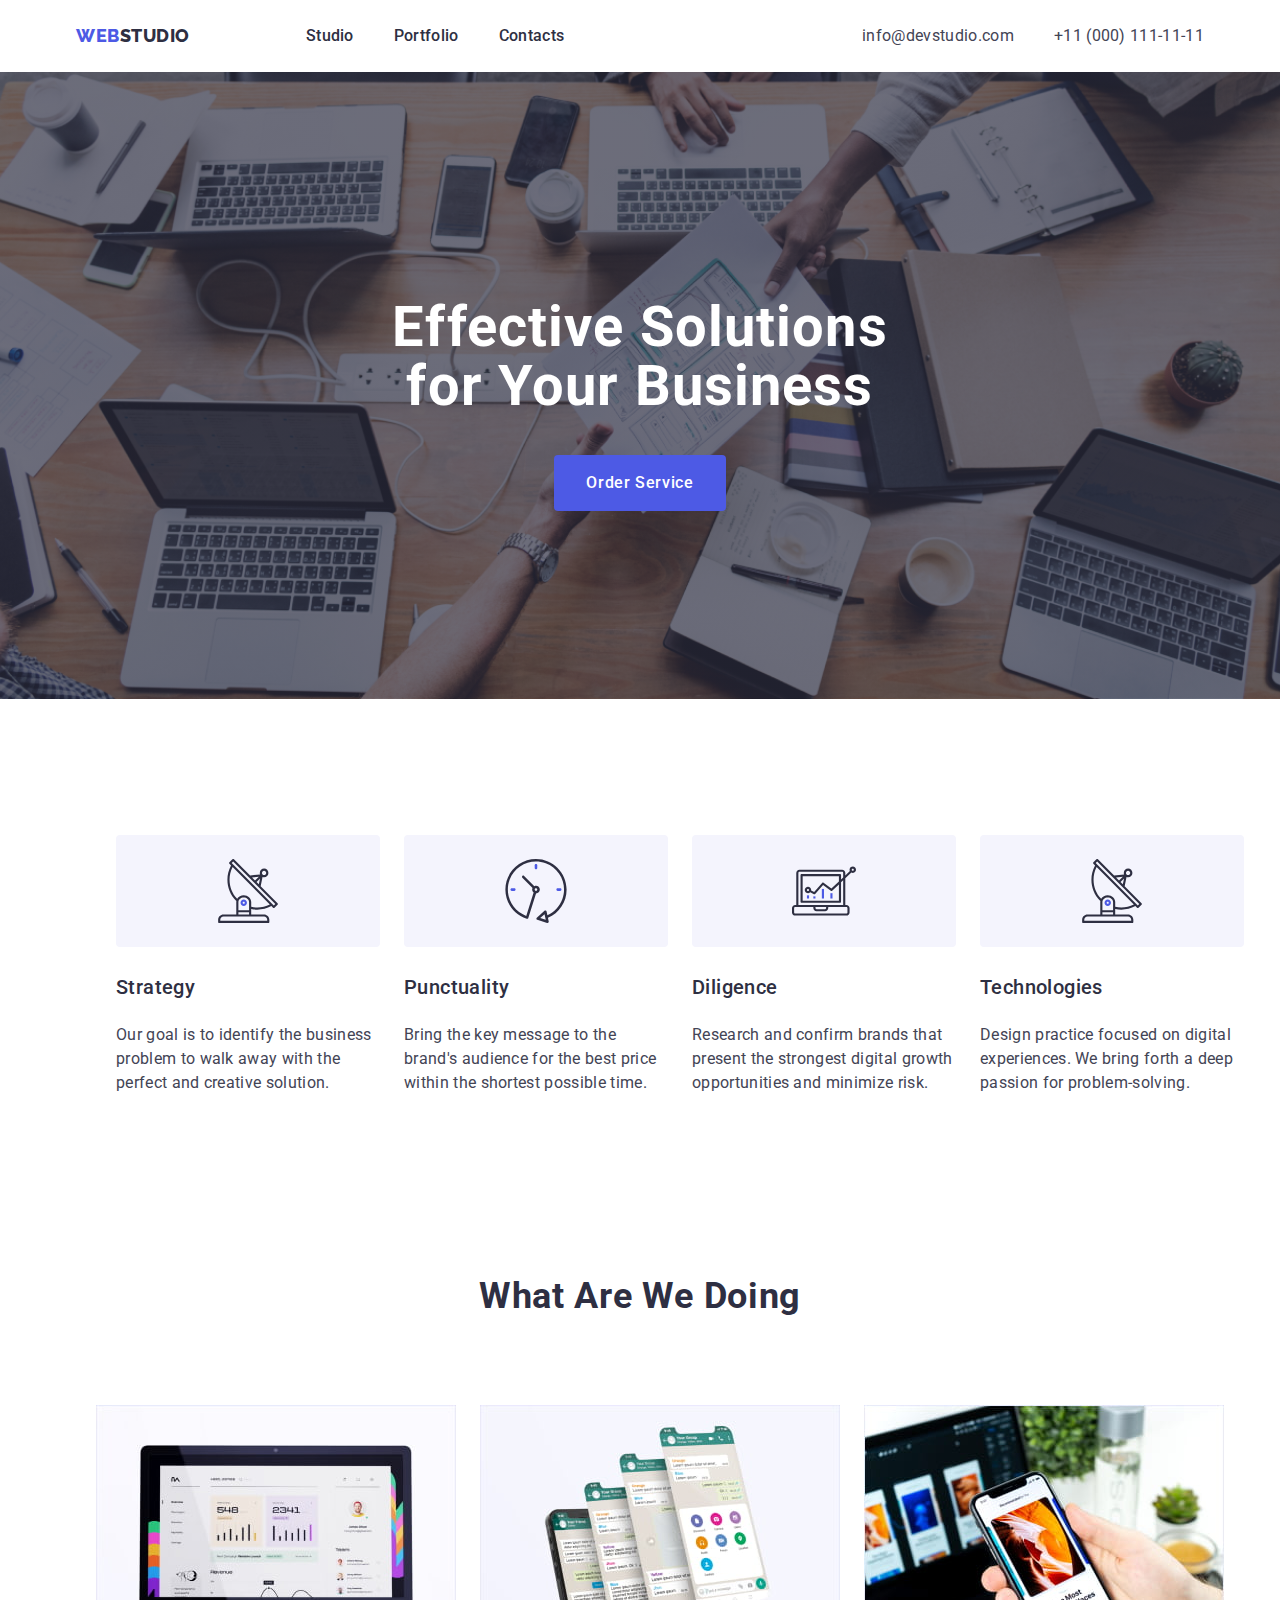
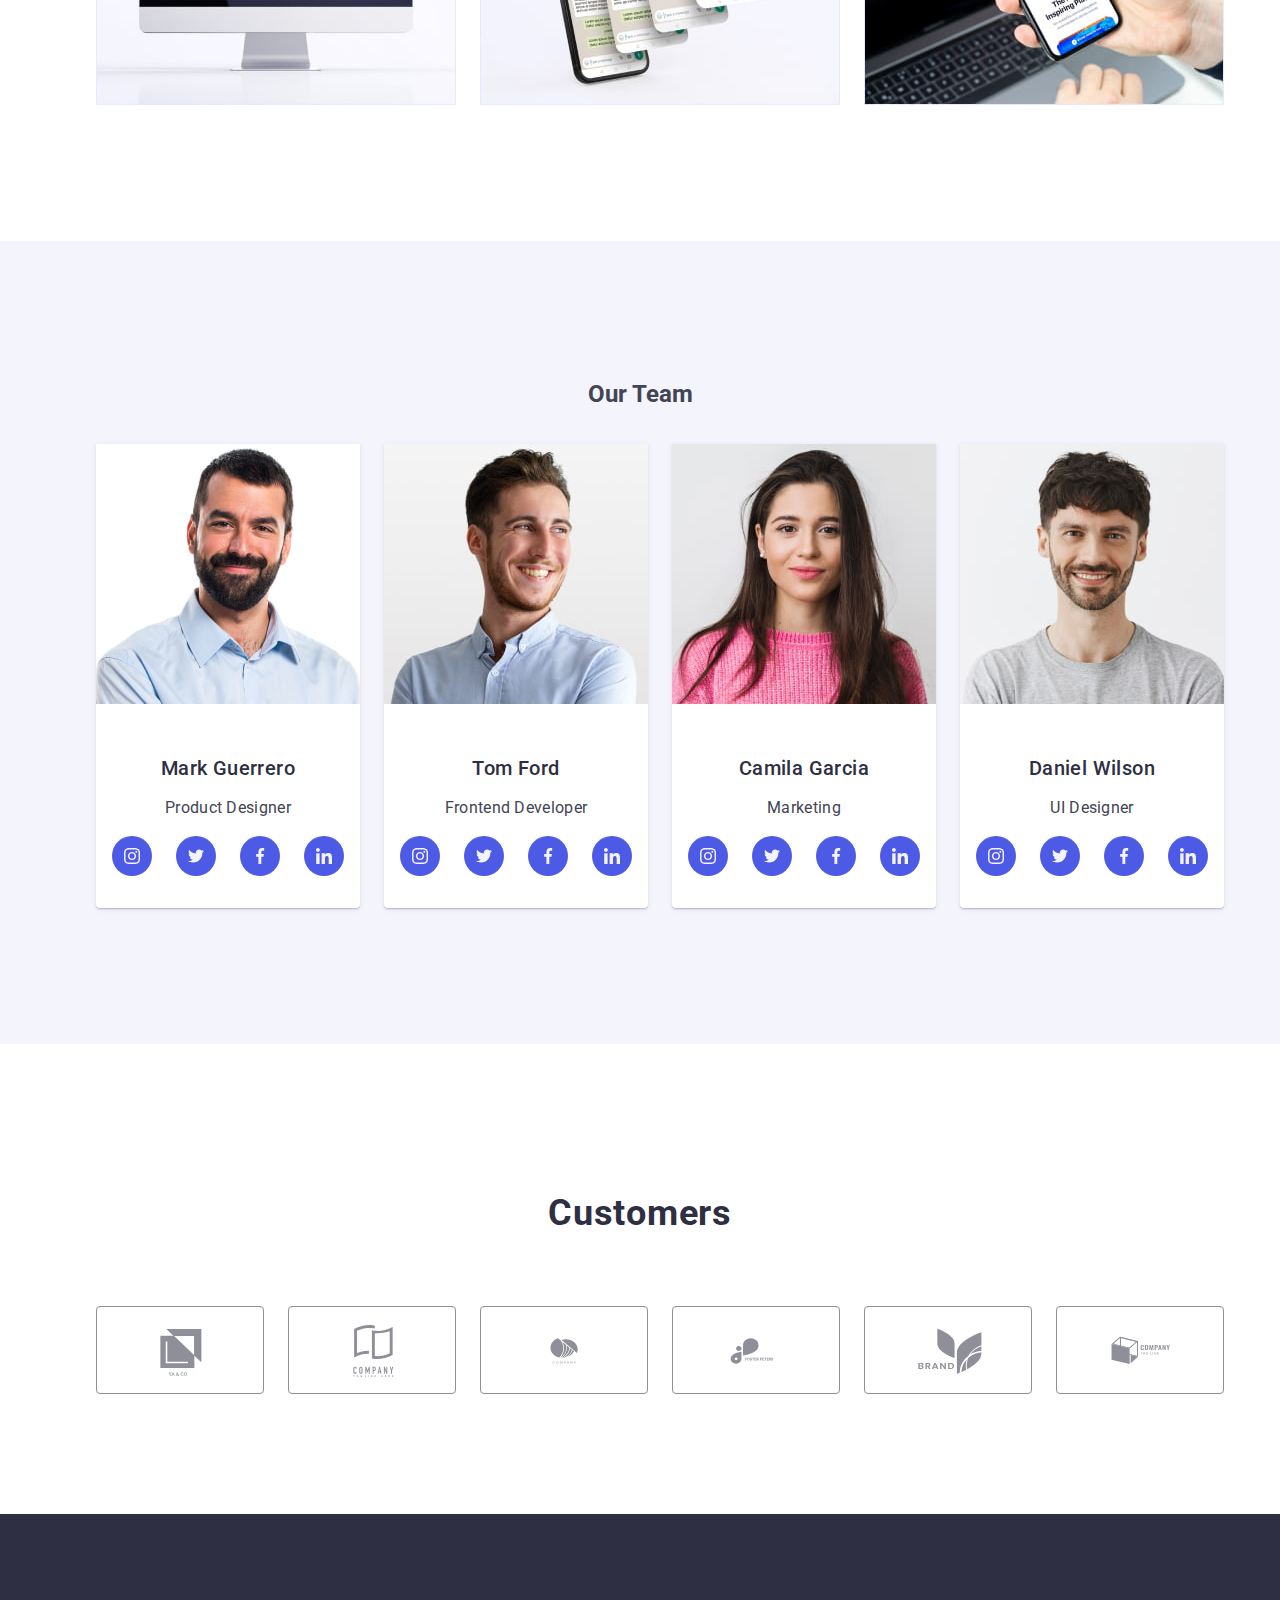
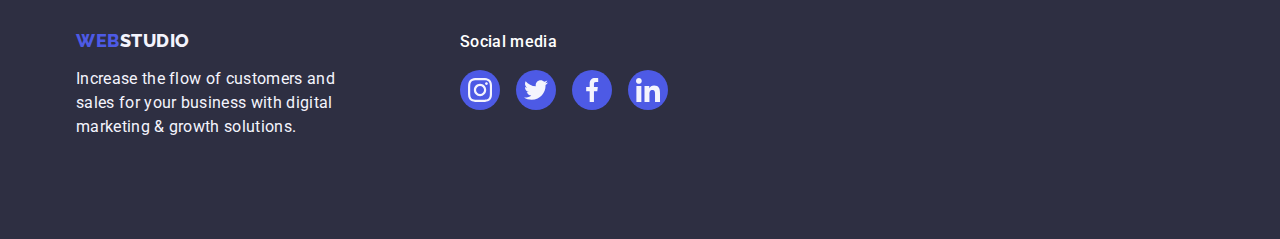
<file: index.html>
<!DOCTYPE html>
<html lang="en">
  <head>
    <meta charset="UTF-8" />
    <meta name="viewport" content="width=device-width, initial-scale=1.0" />
    <link
      rel="stylesheet"
      href="https://cdnjs.cloudflare.com/ajax/libs/modern-normalize/1.0.0/modern-normalize.min.css"
    />
    <link rel="stylesheet" href="./css/styles.css" />
    <link rel="preconnect" href="https://fonts.googleapis.com" />
    <link rel="preconnect" href="https://fonts.gstatic.com" crossorigin />
    <link
      href="https://fonts.googleapis.com/css2?family=Raleway:wght@800&family=Roboto:wght@400;500;700;900&display=swap"
      rel="stylesheet"
    />
    <title>Web Studio</title>
  </head>
  <body>
    <!-- header section-->
    <header class="header">
      <div class="container header-container">
        <!-- navigation bar -->
        <nav class="main-navigation-container">
          <!-- logo -->
          <a class="logo link" href="./index.html"
            >Web<span class="part-of-logo">Studio</span>
          </a>
          <!-- studio, portofolio, contacts -->
          <ul class="navigation-list list">
            <li>
              <a class="nav-link link" href="./index.html">Studio</a>
            </li>
            <li>
              <a class="nav-link link" href="./portfolio.html">Portfolio</a>
            </li>
            <li>
              <a class="nav-link link" href="">Contacts</a>
            </li>
          </ul>
        </nav>
        <!-- contact adress section -->
        <address class="address-container">
          <ul class="address-list list">
            <li>
              <a class="address-link link" href="mailto:info@devstudio.com"
                >info@devstudio.com</a
              >
            </li>
            <li>
              <a class="address-link link" href="tel:+110001111111"
                >+11 (000) 111-11-11</a
              >
            </li>
          </ul>
        </address>
      </div>
    </header>
    <main class="main-container-index">
      <!-- hero image section -->
      <section class="hero-image-section">
        <div class="container hero-content-container">
          <h1 class="hero-image-header">
            Effective Solutions for Your Business
          </h1>
          <button class="hero-image-button" type="button">Order Service</button>
        </div>
      </section>
      <!-- section 1 list of qualities of the webstudio-->
      <section class="first-section">
        <div class="container first-section-container">
          <h2 class="visually-hidden">Asdfghjklfo</h2>
          <ul class="first-section-list list">
            <!-- first quality -->
            <li class="quality-container">
              <div class="icon-container">
                <svg width="64" height="64" class="quality-icon">
                  <use href="./images/icons.svg#antenna-vector"></use>
                </svg>
              </div>
              <h3 class="quality-header">Strategy</h3>
              <p class="quality-description">
                Our goal is to identify the business problem to walk away with
                the perfect and creative solution.
              </p>
            </li>
            <!-- second quality -->
            <li class="quality-container">
              <div class="icon-container">
                <svg width="64" height="64" class="quality-icon">
                  <use href="./images/icons.svg#clock-vector"></use>
                </svg>
              </div>
              <h3 class="quality-header">Punctuality</h3>
              <p class="quality-description">
                Bring the key message to the brand's audience for the best price
                within the shortest possible time.
              </p>
            </li>
            <!-- third quality -->
            <li class="quality-container">
              <div class="icon-container">
                <svg width="64" height="64" class="quality-icon">
                  <use href="./images/icons.svg#diagram-vector"></use>
                </svg>
              </div>
              <h3 class="quality-header">Diligence</h3>
              <p class="quality-description">
                Research and confirm brands that present the strongest digital
                growth opportunities and minimize risk.
              </p>
            </li>
            <!-- fourth quality -->
            <li class="quality-container">
              <div class="icon-container">
                <svg width="64" height="64" class="quality-icon">
                  <use href="./images/icons.svg#antenna-vector"></use>
                </svg>
              </div>
              <h3 class="quality-header">Technologies</h3>
              <p class="quality-description">
                Design practice focused on digital experiences. We bring forth a
                deep passion for problem-solving.
              </p>
            </li>
          </ul>
        </div>
      </section>
      <!-- section 2 with images -->
      <section class="section-two">
        <div class="container section-two-container">
          <h2 class="section-two-header">What are we doing</h2>
          <!-- images for the second section -->
          <ul class="sec-two-image-list list">
            <li class="sec-two-image-container">
              <img
                class="image-section-two"
                src="./images/monitorimage.jpg"
                alt="monitorimage"
                width="360"
                height="300"
              />
            </li>
            <li class="sec-two-image-container">
              <img
                class="image-section-two"
                src="./images/phoneimage2.jpg"
                alt="imagewithmultiplephones"
                width="360"
                height="300"
              />
            </li>
            <li class="sec-two-image-container">
              <img
                class="image-section-two"
                src="./images/phoneimage1.jpg"
                alt="imagewithaphone"
                width="360"
                height="300"
              />
            </li>
          </ul>
        </div>
      </section>
      <!-- section 3 description of the team -->
      <section class="section-three">
        <div class="container section-three-container">
          <h2 class="section-three-header">Our Team</h2>
          <!-- list of members of the team with description -->
          <ul class="sec-three-members-list list">
            <!-- first member -->
            <li class="team-member-container">
              <img
                class="team-member-image"
                src="./images/teammember1.jpg"
                alt="firstmember"
                width="264"
                height="260"
              />
              <div class="team-member-text-container">
                <h3 class="team-member-header">Mark Guerrero</h3>
                <p class="team-member-description">Product Designer</p>
                <ul class="social-media-list-our-team list">
                  <li class="social-media-item">
                    <a class="social-media-link link" href="">
                      <svg width="16" height="16" class="social-media-icon">
                        <use href="./images/icons.svg#instagram-vector"></use>
                      </svg>
                    </a>
                  </li>
                  <li class="social-media-item">
                    <a class="social-media-link link" href="">
                      <svg width="16" height="16" class="social-media-icon">
                        <use href="./images/icons.svg#twitter-vector"></use>
                      </svg>
                    </a>
                  </li>
                  <li class="social-media-item">
                    <a class="social-media-link link" href="">
                      <svg width="16" height="16" class="social-media-icon">
                        <use href="./images/icons.svg#facebook-vector"></use>
                      </svg>
                    </a>
                  </li>
                  <li class="social-media-item">
                    <a class="social-media-link link" href="">
                      <svg width="16" height="16" class="social-media-icon">
                        <use href="./images/icons.svg#linked-in-vector"></use>
                      </svg>
                    </a>
                  </li>
                </ul>
              </div>
            </li>
            <!-- second member -->
            <li class="team-member-container">
              <img
                class="team-member-image"
                src="./images/teammember2.jpg"
                alt="secondmember"
                width="264"
                height="260"
              />
              <div class="team-member-text-container">
                <h3 class="team-member-header">Tom Ford</h3>
                <p class="team-member-description">Frontend Developer</p>
                <ul class="social-media-list-our-team list">
                  <li class="social-media-item">
                    <a class="social-media-link link" href="">
                      <svg width="16" height="16" class="social-media-icon">
                        <use href="./images/icons.svg#instagram-vector"></use>
                      </svg>
                    </a>
                  </li>
                  <li class="social-media-item">
                    <a class="social-media-link link" href="">
                      <svg width="16" height="16" class="social-media-icon">
                        <use href="./images/icons.svg#twitter-vector"></use>
                      </svg>
                    </a>
                  </li>
                  <li class="social-media-item">
                    <a class="social-media-link link" href="">
                      <svg width="16" height="16" class="social-media-icon">
                        <use href="./images/icons.svg#facebook-vector"></use>
                      </svg>
                    </a>
                  </li>
                  <li class="social-media-item">
                    <a class="social-media-link link" href="">
                      <svg width="16" height="16" class="social-media-icon">
                        <use href="./images/icons.svg#linked-in-vector"></use>
                      </svg>
                    </a>
                  </li>
                </ul>
              </div>
            </li>
            <!-- third member -->
            <li class="team-member-container">
              <img
                class="team-member-image"
                src="./images/teammember3.jpg"
                alt="thirdmember"
                width="264"
                height="260"
              />
              <div class="team-member-text-container">
                <h3 class="team-member-header">Camila Garcia</h3>
                <p class="team-member-description">Marketing</p>
                <ul class="social-media-list-our-team list">
                  <li class="social-media-item">
                    <a class="social-media-link link" href="">
                      <svg
                        width="16"
                        height="16"
                        class="social-media-icon link"
                      >
                        <use href="./images/icons.svg#instagram-vector"></use>
                      </svg>
                    </a>
                  </li>
                  <li class="social-media-item">
                    <a class="social-media-link link" href="">
                      <svg
                        width="16"
                        height="16"
                        class="social-media-icon link"
                      >
                        <use href="./images/icons.svg#twitter-vector"></use>
                      </svg>
                    </a>
                  </li>
                  <li class="social-media-item">
                    <a class="social-media-link link" href="">
                      <svg
                        width="16"
                        height="16"
                        class="social-media-icon link"
                      >
                        <use href="./images/icons.svg#facebook-vector"></use>
                      </svg>
                    </a>
                  </li>
                  <li class="social-media-item">
                    <a class="social-media-link link" href="">
                      <svg
                        width="16"
                        height="16"
                        class="social-media-icon link"
                      >
                        <use href="./images/icons.svg#linked-in-vector"></use>
                      </svg>
                    </a>
                  </li>
                </ul>
              </div>
            </li>
            <!-- fourth member -->
            <li class="team-member-container">
              <img
                class="team-member-image"
                src="./images/teammember4.jpg"
                alt="fourthmember"
                width="264"
                height="260"
              />
              <div class="team-member-text-container">
                <h3 class="team-member-header">Daniel Wilson</h3>
                <p class="team-member-description">UI Designer</p>
                <ul class="social-media-list-our-team list">
                  <li class="social-media-item">
                    <a class="social-media-link link" href="">
                      <svg width="16" height="16" class="social-media-icon">
                        <use href="./images/icons.svg#instagram-vector"></use>
                      </svg>
                    </a>
                  </li>
                  <li class="social-media-item">
                    <a class="social-media-link link" href="">
                      <svg width="16" height="16" class="social-media-icon">
                        <use href="./images/icons.svg#twitter-vector"></use>
                      </svg>
                    </a>
                  </li>
                  <li class="social-media-item">
                    <a class="social-media-link link" href="">
                      <svg width="16" height="16" class="social-media-icon">
                        <use href="./images/icons.svg#facebook-vector"></use>
                      </svg>
                    </a>
                  </li>
                  <li class="social-media-item">
                    <a class="social-media-link link" href="">
                      <svg width="16" height="16" class="social-media-icon">
                        <use href="./images/icons.svg#linked-in-vector"></use>
                      </svg>
                    </a>
                  </li>
                </ul>
              </div>
            </li>
          </ul>
        </div>
      </section>
      <section class="customers">
        <div class="container customers-section-container">
          <h2 class="customer-section-header">Customers</h2>
          <ul class="customers-list list">
            <li class="customer-container">
              <a href="" class="customer-list-link link">
                <svg class="customer-icon" width="104" height="56">
                  <use href="./images/icons.svg#customer-one-vector"></use>
                </svg>
              </a>
            </li>
            <li class="customer-container">
              <a href="" class="customer-list-link link">
                <svg class="customer-icon" width="104" height="56">
                  <use href="./images/icons.svg#customer-two-vector"></use>
                </svg>
              </a>
            </li>
            <li class="customer-container">
              <a href="" class="customer-list-link link">
                <svg class="customer-icon" width="104" height="56">
                  <use href="./images/icons.svg#customer-three-vector"></use>
                </svg>
              </a>
            </li>
            <li class="customer-container">
              <a href="" class="customer-list-link link">
                <svg class="customer-icon" width="104" height="56">
                  <use href="./images/icons.svg#customer-four-vector"></use>
                </svg>
              </a>
            </li>
            <li class="customer-container">
              <a href="" class="customer-list-link link">
                <svg class="customer-icon" width="104" height="56">
                  <use href="./images/icons.svg#customer-five-vector"></use>
                </svg>
              </a>
            </li>
            <li class="customer-container">
              <a href="" class="customer-list-link link">
                <svg class="customer-icon" width="104" height="56">
                  <use href="./images/icons.svg#customer-six-vector"></use>
                </svg>
              </a>
            </li>
          </ul>
        </div>
      </section>
    </main>
    <footer class="footer">
      <div class="container footer-container">
        <div class="logo-and-description">
          <a class="logo logo-footer link" href="./index.html"
            >Web<span class="part-of-logo-footer">Studio</span></a
          >
          <p class="footer-additional-description">
            Increase the flow of customers and sales for your business with
            digital marketing & growth solutions.
          </p>
        </div>
        <div class="social-media-part-of-footer">
          <p class="footer-social-media-paragraph">Social media</p>
          <ul class="footer-social-media-list list">
            <li class="social-media-item">
              <a
                class="social-media-link link footer-social-media-link"
                href=""
              >
                <svg width="24" height="24" class="social-media-icon">
                  <use href="./images/icons.svg#instagram-vector"></use>
                </svg>
              </a>
            </li>
            <li class="social-media-item">
              <a
                class="social-media-link link footer-social-media-link"
                href=""
              >
                <svg width="24" height="24" class="social-media-icon">
                  <use href="./images/icons.svg#twitter-vector"></use>
                </svg>
              </a>
            </li>
            <li class="social-media-item">
              <a
                class="social-media-link link footer-social-media-link"
                href=""
              >
                <svg width="24" height="24" class="social-media-icon">
                  <use href="./images/icons.svg#facebook-vector"></use>
                </svg>
              </a>
            </li>
            <li class="social-media-item">
              <a
                class="social-media-link link footer-social-media-link"
                href=""
              >
                <svg width="24" height="24" class="social-media-icon">
                  <use href="./images/icons.svg#linked-in-vector"></use>
                </svg>
              </a>
            </li>
          </ul>
        </div>
      </div>
    </footer>
  </body>
</html>
</file>
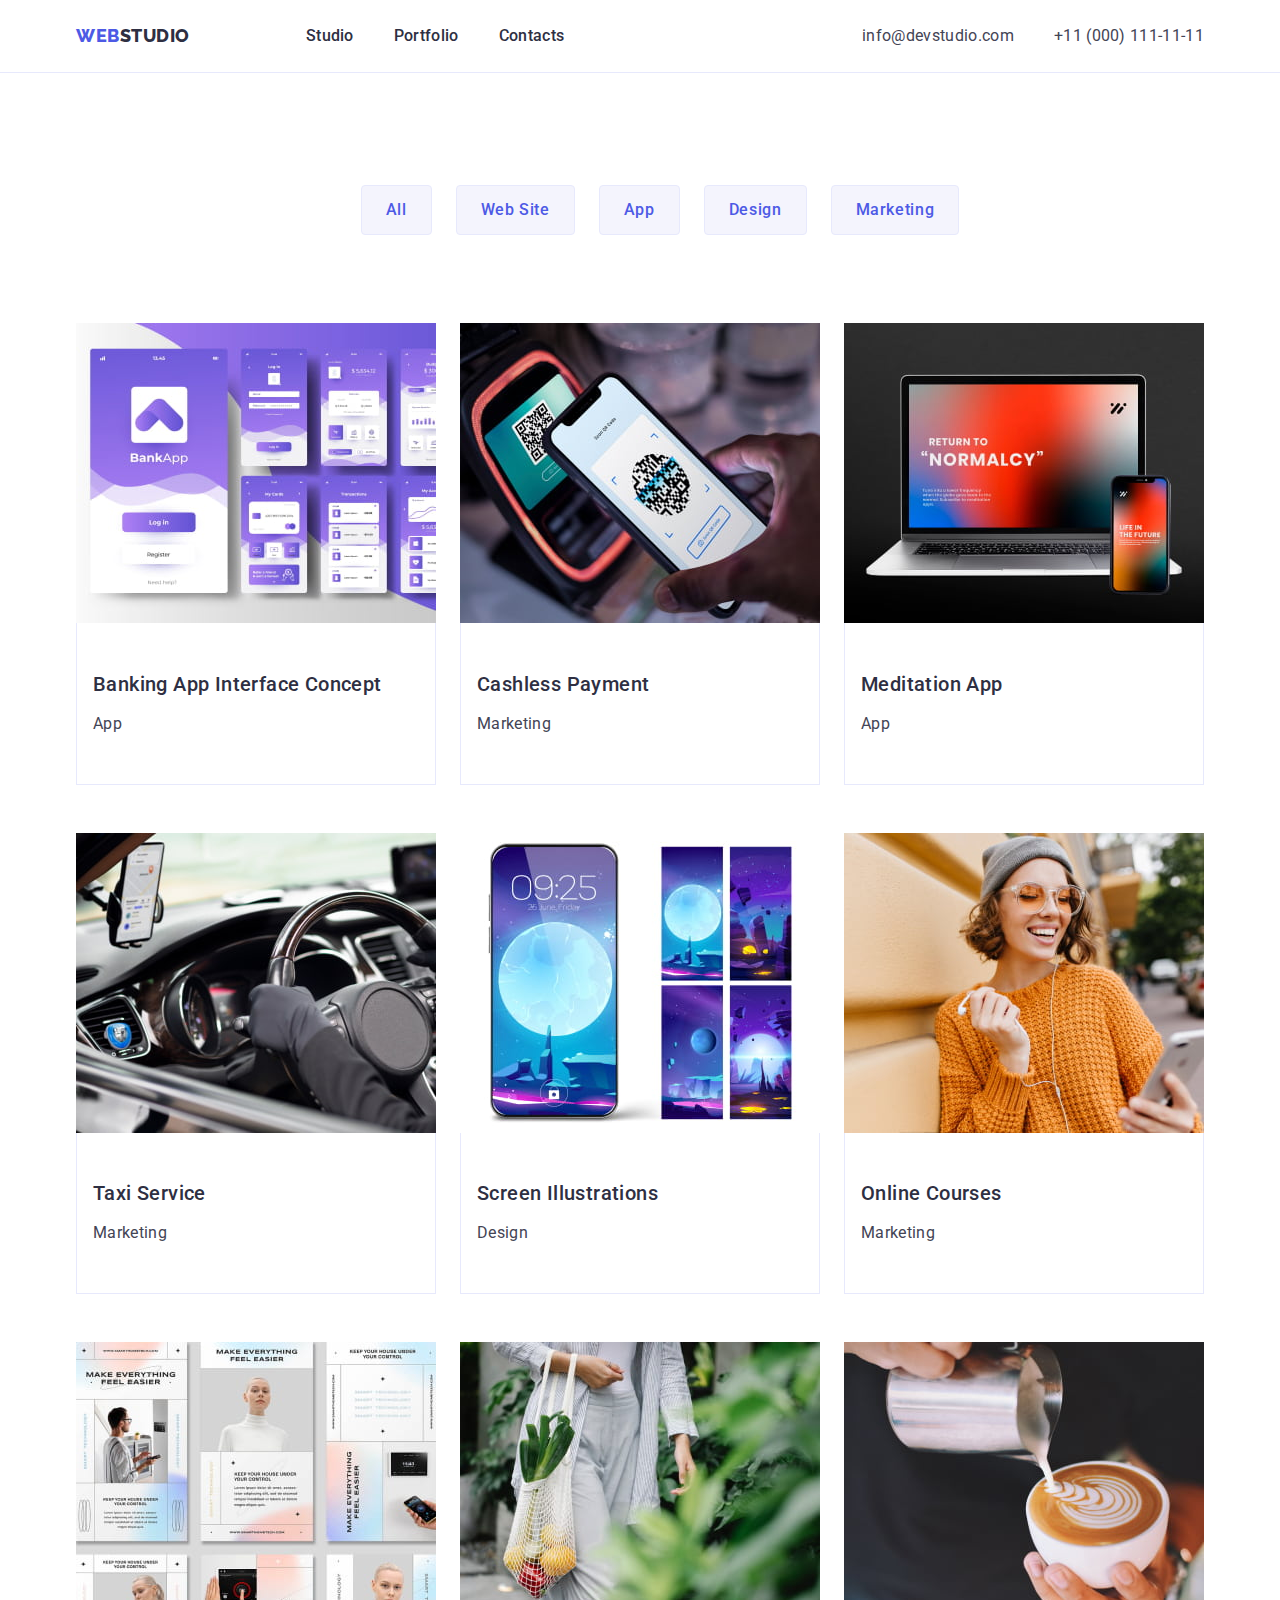
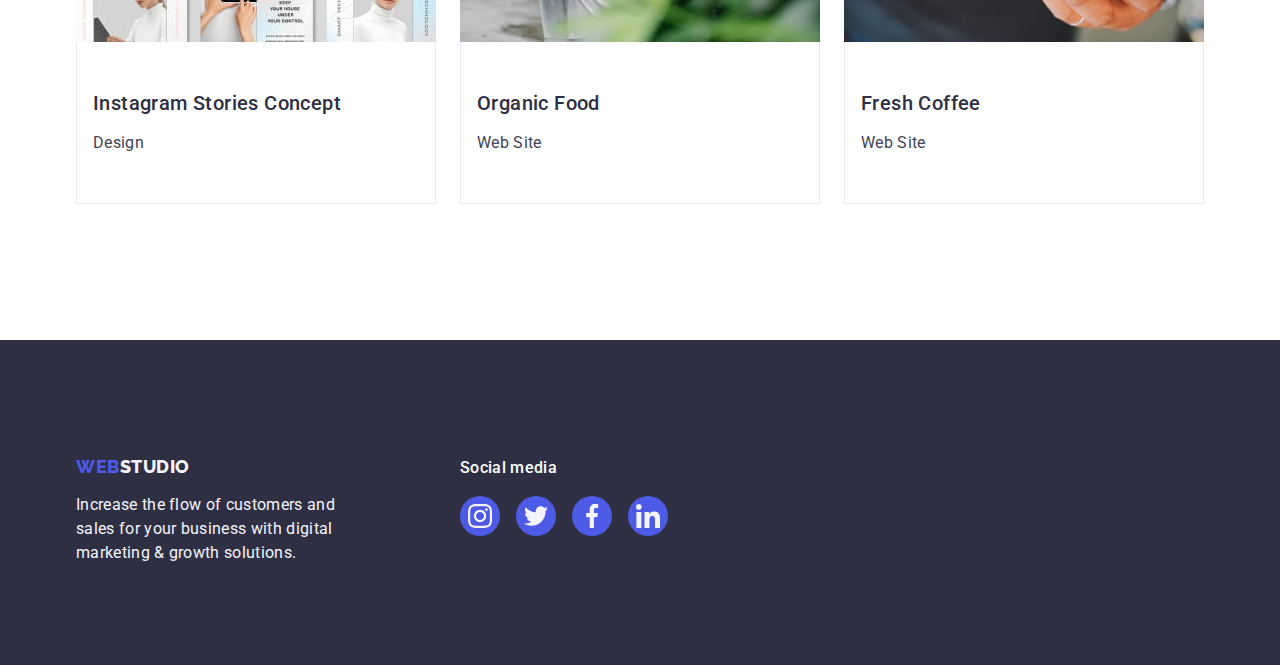
<file: portfolio.html>
<!DOCTYPE html>
<html lang="en">
  <head>
    <meta charset="UTF-8" />
    <meta name="viewport" content="width=device-width, initial-scale=1.0" />
    <link
      rel="stylesheet"
      href="https://cdnjs.cloudflare.com/ajax/libs/modern-normalize/1.0.0/modern-normalize.min.css"
    />
    <link rel="stylesheet" href="./css/styles.css" />
    <link rel="preconnect" href="https://fonts.googleapis.com" />
    <link rel="preconnect" href="https://fonts.gstatic.com" crossorigin />
    <link
      href="https://fonts.googleapis.com/css2?family=Raleway:wght@800&family=Roboto:wght@400;500;700;900&display=swap"
      rel="stylesheet"
    />
    <title>Portfolio</title>
  </head>
  <body>
    <header class="header-section">
      <!-- navigation bar -->
      <div class="container header-container">
        <nav class="main-navigation-container">
          <!-- logo -->
          <a class="logo link" href="./index.html"
            >Web<span class="part-of-logo">Studio</span>
          </a>
          <!-- studio, portofolio, contacts -->
          <ul class="navigation-list list">
            <li>
              <a class="nav-link link" href="./index.html">Studio</a>
            </li>
            <li>
              <a class="nav-link link" href="./portfolio.html">Portfolio</a>
            </li>
            <li>
              <a class="nav-link link" href="">Contacts</a>
            </li>
          </ul>
        </nav>
        <!-- contact adress section -->
        <address class="address-container">
          <ul class="address-list list">
            <li>
              <a class="address-link link" href="mailto:info@devstudio.com"
                >info@devstudio.com</a
              >
            </li>
            <li>
              <a class="address-link link" href="tel:+110001111111"
                >+11 (000) 111-11-11</a
              >
            </li>
          </ul>
        </address>
      </div>
    </header>
    <main class="main-container-portfolio">
      <!-- buttons section -->
      <section class="sec-one-portfolio">
        <div class="container sec-one-container-portfolio">
          <h1 class="visually-hidden">DIJIOjdijdisj</h1>
          <ul class="sec-one-list-of-buttons list">
            <!-- first button -->
            <li>
              <button class="sec-one-button" type="button">All</button>
            </li>
            <!-- second button -->
            <li>
              <button class="sec-one-button" type="button">Web Site</button>
            </li>
            <!-- third button -->
            <li>
              <button class="sec-one-button" type="button">App</button>
            </li>
            <!-- fourth button -->
            <li>
              <button class="sec-one-button" type="button">Design</button>
            </li>
            <!-- fifth button -->
            <li>
              <button class="sec-one-button" type="button">Marketing</button>
            </li>
          </ul>

          <!-- list of portfolio projects -->
          <ul class="list-of-projects-sec-two list">
            <!-- first card -->
            <li class="project-container">
              <a class="project-link link" href="">
                <img
                  class="project-image"
                  src="./images/firstimage.jpg"
                  width="360"
                  height="300"
                  alt="bankingapp"
                />
                <div class="project-text">
                  <h2 class="project-header">Banking App Interface Concept</h2>
                  <p class="project-description">App</p>
                </div>
              </a>
            </li>
            <!-- second card -->
            <li class="project-container">
              <a class="project-link link" href="">
                <img
                  class="project-image"
                  src="./images/secondimage.jpg"
                  width="360"
                  height="300"
                  alt="cashlesspayment"
                />
                <div class="project-text">
                  <h2 class="project-header">Cashless Payment</h2>
                  <p class="project-description">Marketing</p>
                </div>
              </a>
            </li>
            <!-- third card -->
            <li class="project-container">
              <a class="project-link link" href="">
                <img
                  class="project-image"
                  src="./images/thirdimage.jpg"
                  width="360"
                  height="300"
                  alt="meditationapp"
                />
                <div class="project-text">
                  <h2 class="project-header">Meditation App</h2>
                  <p class="project-description">App</p>
                </div>
              </a>
            </li>
            <!-- fourth card -->
            <li class="project-container">
              <a class="project-link link" href="">
                <img
                  class="project-image"
                  src="./images/fourthimage.jpg"
                  width="360"
                  height="300"
                  alt="taxiservice"
                />
                <div class="project-text">
                  <h2 class="project-header">Taxi Service</h2>
                  <p class="project-description">Marketing</p>
                </div>
              </a>
            </li>
            <!-- fifth card -->
            <li class="project-container">
              <a class="project-link link" href="">
                <img
                  class="project-image"
                  src="./images/fifthimage.jpg"
                  width="360"
                  height="300"
                  alt="ScreenIllustrations"
                />
                <div class="project-text">
                  <h2 class="project-header">Screen Illustrations</h2>
                  <p class="project-description">Design</p>
                </div>
              </a>
            </li>
            <!-- sixth card -->
            <li class="project-container">
              <a class="project-link link" href="">
                <img
                  class="project-image"
                  src="./images/sixthimage.jpg"
                  width="360"
                  height="300"
                  alt="onlinecourse"
                />
                <div class="project-text">
                  <h2 class="project-header">Online Courses</h2>
                  <p class="project-description">Marketing</p>
                </div>
              </a>
            </li>
            <!-- seventh card -->
            <li class="project-container">
              <a class="project-link link" href="">
                <img
                  class="project-image"
                  src="./images/seventhimage.jpg"
                  width="360"
                  height="300"
                  alt="igstoriesconcept"
                />
                <div class="project-text">
                  <h2 class="project-header">Instagram Stories Concept</h2>
                  <p class="project-description">Design</p>
                </div>
              </a>
            </li>
            <!-- eight card -->
            <li class="project-container">
              <a class="project-link link" href="">
                <img
                  class="project-image"
                  src="./images/eightimage.jpg"
                  width="360"
                  height="300"
                  alt="organicfood"
                />
                <div class="project-text">
                  <h2 class="project-header">Organic Food</h2>
                  <p class="project-description">Web Site</p>
                </div>
              </a>
            </li>
            <!-- ninth card -->
            <li class="project-container">
              <a class="project-link link" href="">
                <img
                  class="project-image"
                  src="./images/ninthimage.jpg"
                  width="360"
                  height="300"
                  alt="freshcoffee"
                />
                <div class="project-text">
                  <h2 class="project-header">Fresh Coffee</h2>
                  <p class="project-description">Web Site</p>
                </div>
              </a>
            </li>
          </ul>
        </div>
      </section>
    </main>
    <footer class="footer">
      <div class="container footer-container">
        <div class="logo-and-description">
          <a class="logo logo-footer link" href="./index.html"
            >Web<span class="part-of-logo-footer">Studio</span></a
          >
          <p class="footer-additional-description">
            Increase the flow of customers and sales for your business with
            digital marketing & growth solutions.
          </p>
        </div>
        <div class="social-media-part-of-footer">
          <p class="footer-social-media-paragraph">Social media</p>
          <ul class="footer-social-media-list list">
            <li class="social-media-item">
              <a
                class="social-media-link link footer-social-media-link"
                href=""
              >
                <svg width="24" height="24" class="social-media-icon">
                  <use href="./images/icons.svg#instagram-vector"></use>
                </svg>
              </a>
            </li>
            <li class="social-media-item">
              <a
                class="social-media-link link footer-social-media-link"
                href=""
              >
                <svg width="24" height="24" class="social-media-icon">
                  <use href="./images/icons.svg#twitter-vector"></use>
                </svg>
              </a>
            </li>
            <li class="social-media-item">
              <a
                class="social-media-link link footer-social-media-link"
                href=""
              >
                <svg width="24" height="24" class="social-media-icon">
                  <use href="./images/icons.svg#facebook-vector"></use>
                </svg>
              </a>
            </li>
            <li class="social-media-item">
              <a
                class="social-media-link link footer-social-media-link"
                href=""
              >
                <svg width="24" height="24" class="social-media-icon">
                  <use href="./images/icons.svg#linked-in-vector"></use>
                </svg>
              </a>
            </li>
          </ul>
        </div>
      </div>
    </footer>
  </body>
</html>
</file>
<file: css/styles.css>
:root {
  --IRIS: #4d5ae5;
  --NAVY-BLUE: #2e2f42;
  --WHITE: #ffffff;
  --SLATE: #434455;
  --CLOUD: #f4f4fd;
  --OCEAN: #404bbf;
  --CORNFLOWER: #e7e9fc;
  --GREEN: #31d0aa;
  --LIGHT-SLATE: #8e8f99;
}

/* globaL style rules */
body {
  background-color: var(--WHITE);
  font-family: "Roboto", sans-serif;
  color: var(--SLATE);
}

img {
  display: block;
}

/* class rules */

/* rules for header */

.container {
  width: 1158px;
  margin: 0 auto;
  padding: 0 15px;
}

.header {
  box-shadow: 0px 2px 1px rgba(46, 47, 66, 0.08),
    0px 1px 1px rgba(46, 47, 66, 0.16), 0px 1px 6px rgba(46, 47, 66, 0.08);
}

.header-container {
  height: 72px;
  display: flex;
  justify-content: space-between;
  align-items: center;
  flex-shrink: 0;
}

.main-navigation-container {
  display: flex;
  align-items: center;
}

.logo {
  text-transform: uppercase;
  color: var(--IRIS);
  font-weight: 800;
  font-size: 18px;
  line-height: 1.17; /* 116.667% */
  letter-spacing: 0.54px;
  font-family: "Raleway", sans-serif;
  margin-right: 76px;
}

.part-of-logo {
  color: var(--NAVY-BLUE);
}

.link {
  text-decoration: none;
  cursor: pointer;
}

.list {
  list-style-type: none;
}

.nav-link {
  color: var(--NAVY-BLUE, #2e2f42);
  font-size: 16px;
  font-weight: 500;
  line-height: 150%; /* 150% */
  letter-spacing: 0.32px;
  padding: 24px 0;
}

.nav-link:hover,
.nav-link:focus {
  color: var(--OCEAN);
}

.address-container {
  font-style: normal;
}

.address-link {
  color: var(--SLATE, #434455);
  font-size: 16px;
  font-weight: 400;
  line-height: 150%; /* 150% */
  letter-spacing: 0.32px;
  text-decoration: none;
}

.address-link:hover,
.address-link:focus {
  color: var(--OCEAN);
}
/* rules for header-positioning */

.container {
  width: 1158px;
  margin: 0 auto;
  padding: 0 15px;
}

.header-section {
  border-bottom: 1px solid var(--CORNFLOWER, #e7e9fc);
  background-color: var(--WHITE, #fff);
}

.header-container {
  height: 72px;
  display: flex;
  justify-content: space-between;
  align-items: center;
  flex-shrink: 0;
}

.main-navigation-container {
  display: flex;
  align-items: center;
}

.address-list {
  list-style-type: none;
  display: flex;
  gap: 40px;
}

.navigation-list {
  list-style-type: none;
  display: flex;
  align-items: center;
  justify-content: center;
  gap: 40px;
}
/* rules for main content */

/* hero content section */

.hero-image-section {
  background-color: var(--NAVY-BLUE);
  padding: 188px 0;
  background-image: linear-gradient(
      rgba(46, 47, 66, 0.7),
      rgba(46, 47, 66, 0.7)
    ),
    url("../images/background-image-hero.jpg");
  background-repeat: no-repeat;
  background-size: cover;
  background-position: center;
}

.hero-image-header {
  color: var(--WHITE, #fff);
  text-align: center;
  font-size: 56px;
  font-weight: 700;
  line-height: 107.143%; /* 107.143% */
  letter-spacing: 1.12px;
  max-width: 496px;
}

.hero-image-button {
  background: var(--IRIS, #4d5ae5);
  color: var(--WHITE, #fff);
  font-size: 16px;
  font-weight: 500;
  line-height: 150%; /* 150% */
  letter-spacing: 0.64px;
  cursor: pointer;
  font-family: "Roboto", sans-serif;
  padding: 16px 32px;
  border-radius: 4px;
  display: block;
  align-items: flex-start;
  gap: 10px;
  min-width: 169px;
  height: 56px;
  border: none;
}

.hero-image-button:hover,
.hero-image-button:focus {
  background-color: var(--OCEAN);
}
/* rules for hero section-positioning */

.hero-content-container {
  display: flex;
  flex-shrink: 0;
  justify-content: center;
  align-items: center;
  flex-direction: column;
  max-width: 1440px;
}

/* section one styles , webstudio qualities */

.visually-hidden {
  position: absolute;
  width: 1px;
  height: 1px;
  margin: -1px;
  border: 0;
  padding: 0;
  white-space: nowrap;
  clip-path: inset(100%);
  clip: rect(0 0 0 0);
  overflow: hidden;
}

.quality-header {
  color: var(--NAVY-BLUE, #2e2f42);
  font-size: 20px;
  font-weight: 500;
  line-height: 120%; /* 120% */
  letter-spacing: 0.4px;
  margin-bottom: 8px;
}

.quality-description {
  color: var(--SLATE, #434455);
  font-size: 16px;
  line-height: 150%; /* 150% */
  letter-spacing: 0.32px;
}

/* section one : positoning */

.first-section {
  padding: 120px 0;
}

.first-section-container {
  display: flex;
  flex-shrink: 0;
}

.first-section-list {
  list-style-type: none;
  display: flex;
  align-items: center;
  justify-content: center;
  gap: 24px;
}

.quality-container {
  display: flex;
  flex-direction: column;
  align-items: flex-start;
  width: 264px;
}

.icon-container {
  border-radius: 4px;
  background-color: var(--CLOUD, #f4f4fd);
  width: 264px;
  height: 112px;
  padding: 24px 100px;
  display: flex;
  align-items: center;
  justify-content: center;
  margin-bottom: 8px;
}
/* section two : What are we doing */

.section-two-header {
  color: var(--NAVY-BLUE, #2e2f42);
  text-align: center;
  font-size: 36px;
  font-weight: 700;
  line-height: 111.111%; /* 111.111% */
  letter-spacing: 0.72px;
  text-transform: capitalize;
  margin-bottom: 72px;
}

/* section two : positioning rules*/

.section-two {
  padding-bottom: 120px;
}

.section-two-container {
  display: flex;
  flex-direction: column;
  justify-content: center;
  align-items: center;
  flex-shrink: 0;
}

.sec-two-image-list {
  list-style-type: none;
  display: flex;
  align-items: flex-start;
  gap: 24px;
}

.sec-two-image-container {
  width: calc(100%-48px) / 3;
}
/* section three: Our team */
kk .section-three-header {
  color: var(--NAVY-BLUE, #2e2f42);
  text-align: center;
  font-size: 36px;
  font-weight: 700;
  line-height: 111.111%; /* 111.111% */
  letter-spacing: 0.72px;
  text-transform: capitalize;
  margin-bottom: 72px;
}

.team-member-header {
  color: var(--NAVY-BLUE, #2e2f42);
  text-align: center;
  font-size: 20px;
  font-weight: 500;
  line-height: 120%; /* 120% */
  letter-spacing: 0.4px;
  margin-bottom: 8px;
}

.team-member-description {
  color: var(--SLATE);
  text-align: center;
  font-size: 16px;
  line-height: 150%;
  letter-spacing: 0.32px;
}

/* section three: positioning rules */

.section-three {
  background-color: var(--CLOUD, #f4f4fd);
  padding: 120px 0;
}

.section-three-container {
  display: flex;
  flex-direction: column;
  align-items: center;
  justify-content: center;
}

.sec-three-members-list {
  list-style-type: none;
  display: flex;
  justify-content: center;
  align-items: center;
  gap: 24px;
}

.team-member-container {
  background-color: var(--WHITE, #fff);
  display: flex;
  flex-direction: column;
  justify-content: center;
  align-items: center;
  border-radius: 0px 0px 4px 4px;
  width: 264px;
  box-shadow: 0px 2px 1px 0px rgba(46, 47, 66, 0.08),
    0px 1px 1px 0px rgba(46, 47, 66, 0.16),
    0px 1px 6px 0px rgba(46, 47, 66, 0.08);
}

.team-member-text-container {
  padding: 32px 0;
}

.social-media-list-our-team {
  display: flex;
  justify-content: center;
  align-items: center;
  gap: 24px;
  padding: 0;
  margin: 0;
}

/* customers section */

.customer-section-header {
  color: var(--NAVY-BLUE, #2e2f42);
  text-align: center;
  font-size: 36px;
  font-weight: 700;
  line-height: 111.111%; /* 111.111% */
  letter-spacing: 0.72px;
  text-transform: capitalize;
  margin-bottom: 72px;
}

.customers {
  padding: 120px 0;
}

.customers-section-container {
  display: flex;
  flex-direction: column;
  justify-content: center;
  align-items: center;
}

.customers-list {
  display: flex;
  gap: 24px;
  margin: 0;
}

.customer-container {
  height: 88px;
  width: 168px;
}

.customer-list-link {
  width: 100%;
  height: 100%;
  border: 1px solid var(--LIGHT-SLATE);
  border-radius: 4px;
  display: flex;
  align-items: center;
  justify-content: center;
  color: var(--LIGHT-SLATE);
}

.customer-list-link:hover {
  color: var(--OCEAN);
  border-color: var(--OCEAN);
}

.customer-list-link:focus {
  color: var(--OCEAN);
  border-color: var(--OCEAN);
}

.customer-icon {
  fill: var(--LIGHT-SLATE);
}

.customer-list-link:hover .customer-icon,
.customer-list-link:focus .customer-icon,
.customer-list-link:active .customer-icon {
  fill: var(--OCEAN);
}

/* footer section */

.part-of-logo-footer {
  color: var(--CLOUD);
}

.footer-additional-description {
  color: var(--CLOUD, #f4f4fd);
  font-size: 16px;
  line-height: 150%; /* 150% */
  letter-spacing: 0.32px;
  max-width: 264px;
  margin: 0;
}

.footer-social-media-paragraph {
  color: var(--WHITE, #fff);
  font-size: 16px;
  font-weight: 500;
  line-height: 24px; /* 150% */
  letter-spacing: 0.32px;
  margin-bottom: 16px;
}

.social-media-link {
  background-color: var(--IRIS);
  padding: 8px;
  border-radius: 50%;
  width: 40px;
  height: 40px;
  display: flex;
  align-items: center;
  justify-content: center;
}

.social-media-link:hover,
.social-media-link:focus {
  background-color: var(--OCEAN);
}

.footer-social-media-link:hover,
.footer-social-media-link:focus {
  background-color: var(--GREEN);
}

.social-media-icon {
  fill: var(--CLOUD);
}

/* footer positioning */

.footer {
  background-color: var(--NAVY-BLUE, #2e2f42);
  padding: 100px 0;
}

.footer-container {
  display: flex;
  justify-content: flex-start;
  align-items: baseline;
}

.logo-and-description {
  width: 264px;
  margin-right: 120px;
}

.footer-social-media-list {
  display: flex;
  gap: 16px;
  padding: 0;
}

.logo-footer {
  margin-bottom: 16px;
  display: inline-block;
}

/* ./PORTOFOLIO.HTML */

/* the list of buttons */

.sec-one-button {
  background-color: var(--CLOUD);
  color: var(--IRIS);
  font-size: 16px;
  font-weight: 500;
  line-height: 150%; /* 150% */
  letter-spacing: 0.64px;
  text-align: center;
  cursor: pointer;
  font-family: "Roboto", sans-serif;
  padding: 12px 24px;
  border-radius: 4px;
  border: 1px solid var(--CORNFLOWER);
}

.sec-one-button:hover,
.sec-one-button:focus {
  background-color: var(--OCEAN);
  color: var(--WHITE);
  border: 1px solid transparent;
  box-shadow: 0px 3px 1px rgba(0, 0, 0, 0.1), 0px 2px 1px rgba(0, 0, 0, 0.08),
    0px 2px 2px rgba(0, 0, 0, 0.12);
}

/*list of portfolio projects */

.project-header {
  color: var(--NAVY-BLUE);
  font-size: 20px;
  font-weight: 500;
  line-height: 120%; /* 120% */
  letter-spacing: 0.4px;
  text-transform: capitalize;
  margin-bottom: 8px;
}

.project-description {
  color: var(--SLATE, #434455);
  font-size: 16px;
  font-weight: 400;
  line-height: 150%; /* 150% */
  letter-spacing: 0.32px;
}

/* portfolio main positioning rules */

.sec-one-portfolio {
  padding: 96px 0 120px 0;
}

.sec-one-container-portfolio {
  display: flex;
  flex-direction: column;
  justify-content: center;
  align-items: center;
}

.sec-one-list-of-buttons {
  list-style-type: none;
  display: flex;
  justify-content: center;
  align-items: flex-start;
  gap: 24px;
  margin-bottom: 72px;
}

.list-of-projects-sec-two {
  display: flex;
  flex-wrap: wrap;
  row-gap: 48px;
  column-gap: 24px;
  padding: 0;
}

.project-container {
  width: calc(100%-48px) / 3;
}

.project-text {
  padding: 32px 16px;
  border: 1px solid var(--CORNFLOWER, #e7e9fc);
  border-top: none;
}

.project-image {
  display: block;
}

.project-link {
  display: block;
}

.project-link:hover,
.project-link:focus {
  box-shadow: 0px 2px 1px 0px rgba(46, 47, 66, 0.08),
    0px 1px 1px 0px rgba(46, 47, 66, 0.16),
    0px 1px 6px 0px rgba(46, 47, 66, 0.08);
}
</file>
